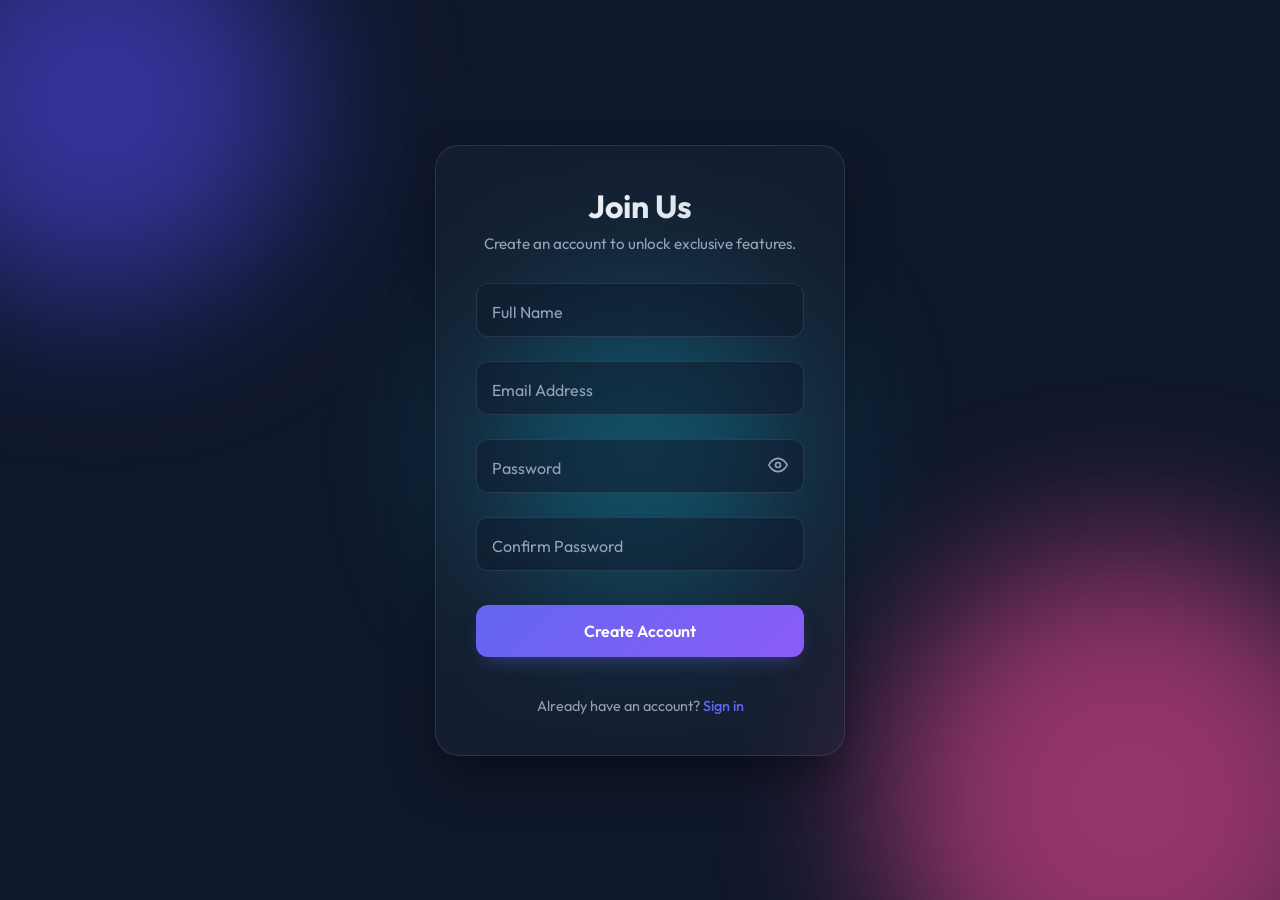
<file: index.html>
<!DOCTYPE html>
<html lang="en">
<head>
    <meta charset="UTF-8">
    <meta name="viewport" content="width=device-width, initial-scale=1.0">
    <title>Create an Account | Premium Registration</title>
    <meta name="description" content="Register for a new account with our modern, premium web experience.">
    <link rel="preconnect" href="https://fonts.googleapis.com">
    <link rel="preconnect" href="https://fonts.gstatic.com" crossorigin>
    <link href="https://fonts.googleapis.com/css2?family=Outfit:wght@300;400;500;600;700&display=swap" rel="stylesheet">
    <link rel="stylesheet" href="styles.css">
</head>
<body>
    <div class="background-blobs">
        <div class="blob blob-1"></div>
        <div class="blob blob-2"></div>
        <div class="blob blob-3"></div>
    </div>
    
    <main class="container">
        <div class="glass-panel">
            <header class="panel-header">
                <h1>Join Us</h1>
                <p>Create an account to unlock exclusive features.</p>
            </header>
            
            <form id="registrationForm" novalidate>
                <div class="input-group">
                    <input type="text" id="fullname" name="fullname" required autocomplete="name">
                    <label for="fullname">Full Name</label>
                    <div class="error-message" id="fullnameError">Please enter your full name</div>
                </div>
                
                <div class="input-group">
                    <input type="email" id="email" name="email" required autocomplete="email">
                    <label for="email">Email Address</label>
                    <div class="error-message" id="emailError">Please enter a valid email</div>
                </div>
                
                <div class="input-group">
                    <input type="password" id="password" name="password" required>
                    <label for="password">Password</label>
                    <button type="button" class="toggle-password" aria-label="Toggle password visibility">
                        <svg viewBox="0 0 24 24" fill="none" stroke="currentColor" stroke-width="2" stroke-linecap="round" stroke-linejoin="round" class="eye-icon"><path d="M1 12s4-8 11-8 11 8 11 8-4 8-11 8-11-8-11-8z"></path><circle cx="12" cy="12" r="3"></circle></svg>
                    </button>
                    <div class="error-message" id="passwordError">Password must be at least 8 characters</div>
                </div>
                
                <div class="input-group">
                    <input type="password" id="confirmPassword" name="confirmPassword" required>
                    <label for="confirmPassword">Confirm Password</label>
                    <div class="error-message" id="confirmError">Passwords do not match</div>
                </div>

                <div class="form-actions">
                    <button type="submit" class="submit-btn" id="submitBtn">
                        <span class="btn-text">Create Account</span>
                        <div class="spinner"></div>
                    </button>
                </div>
                
                <p class="login-prompt">
                    Already have an account? <a href="login.html" class="login-link">Sign in</a>
                </p>
            </form>
        </div>
    </main>

    <script src="script.js"></script>
</body>
</html>
</file>
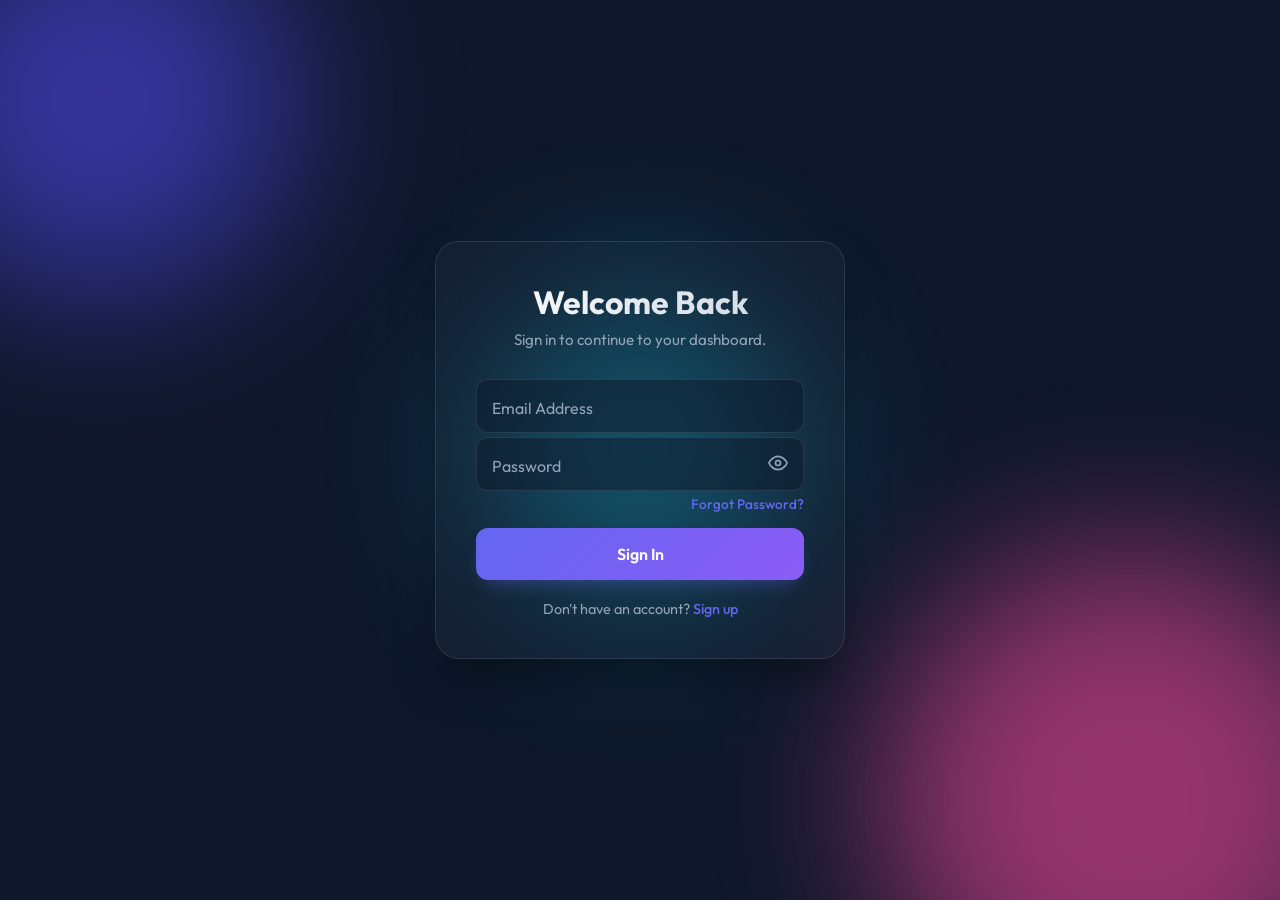
<file: login.html>
<!DOCTYPE html>
<html lang="en">
<head>
    <meta charset="UTF-8">
    <meta name="viewport" content="width=device-width, initial-scale=1.0">
    <title>Sign In | Premium Experience</title>
    <meta name="description" content="Sign in to your account.">
    <link rel="preconnect" href="https://fonts.googleapis.com">
    <link rel="preconnect" href="https://fonts.gstatic.com" crossorigin>
    <link href="https://fonts.googleapis.com/css2?family=Outfit:wght@300;400;500;600;700&display=swap" rel="stylesheet">
    <link rel="stylesheet" href="styles.css">
</head>
<body>
    <div class="background-blobs">
        <div class="blob blob-1"></div>
        <div class="blob blob-2"></div>
        <div class="blob blob-3"></div>
    </div>
    
    <main class="container">
        <div class="glass-panel">
            <header class="panel-header">
                <h1>Welcome Back</h1>
                <p>Sign in to continue to your dashboard.</p>
            </header>
            
            <form id="loginForm" novalidate>
                <div class="input-group">
                    <input type="email" id="email" name="email" required autocomplete="email">
                    <label for="email">Email Address</label>
                    <div class="error-message" id="emailError">Please enter a valid email</div>
                </div>
                
                <div class="input-group">
                    <input type="password" id="password" name="password" required autocomplete="current-password">
                    <label for="password">Password</label>
                    <button type="button" class="toggle-password" aria-label="Toggle password visibility">
                        <svg viewBox="0 0 24 24" fill="none" stroke="currentColor" stroke-width="2" stroke-linecap="round" stroke-linejoin="round" class="eye-icon"><path d="M1 12s4-8 11-8 11 8 11 8-4 8-11 8-11-8-11-8z"></path><circle cx="12" cy="12" r="3"></circle></svg>
                    </button>
                    <div class="error-message" id="passwordError">Please enter your password</div>
                </div>

                <div class="form-actions">
                    <div style="display: flex; justify-content: flex-end; margin-bottom: 15px;">
                        <a href="#" class="login-link" style="font-size: 0.85rem;">Forgot Password?</a>
                    </div>
                    <button type="submit" class="submit-btn" id="submitBtn">
                        <span class="btn-text">Sign In</span>
                        <div class="spinner"></div>
                    </button>
                </div>
                
                <p class="login-prompt">
                    Don't have an account? <a href="index.html" class="login-link">Sign up</a>
                </p>
            </form>
        </div>
    </main>

    <script src="script.js"></script>
</body>
</html>
</file>
<file: styles.css>
:root {
    --bg-color: #0f172a;
    --text-primary: #f8fafc;
    --text-secondary: #94a3b8;
    --accent-color: #6366f1;
    --accent-hover: #4f46e5;
    --error-color: #ef4444;
    --glass-bg: rgba(30, 41, 59, 0.4);
    --glass-border: rgba(255, 255, 255, 0.1);
    --glass-shadow: 0 25px 50px -12px rgba(0, 0, 0, 0.5);
    --transition-speed: 0.3s;
}

* {
    margin: 0;
    padding: 0;
    box-sizing: border-box;
}

body {
    font-family: 'Outfit', sans-serif;
    background-color: var(--bg-color);
    color: var(--text-primary);
    min-height: 100vh;
    display: flex;
    justify-content: center;
    align-items: center;
    overflow: hidden;
    position: relative;
}

/* Dynamic Background Blobs */
.background-blobs {
    position: absolute;
    width: 100%;
    height: 100%;
    z-index: 0;
    overflow: hidden;
}

.blob {
    position: absolute;
    border-radius: 50%;
    filter: blur(80px);
    opacity: 0.6;
    animation: float 20s infinite alternate;
}

.blob-1 {
    width: 400px;
    height: 400px;
    background: #4f46e5;
    top: -100px;
    left: -100px;
    animation-delay: 0s;
}

.blob-2 {
    width: 500px;
    height: 500px;
    background: #ec4899;
    bottom: -150px;
    right: -100px;
    animation-delay: -5s;
}

.blob-3 {
    width: 300px;
    height: 300px;
    background: #06b6d4;
    top: 50%;
    left: 50%;
    transform: translate(-50%, -50%);
    animation-delay: -10s;
}

@keyframes float {
    0% { transform: translate(0, 0) scale(1); }
    33% { transform: translate(30px, -50px) scale(1.1); }
    66% { transform: translate(-20px, 20px) scale(0.9); }
    100% { transform: translate(0, 0) scale(1); }
}

/* Main Container */
.container {
    position: relative;
    z-index: 1;
    width: 100%;
    max-width: 450px;
    padding: 20px;
    perspective: 1000px;
}

/* Glassmorphism Panel */
.glass-panel {
    background: var(--glass-bg);
    backdrop-filter: blur(16px);
    -webkit-backdrop-filter: blur(16px);
    border: 1px solid var(--glass-border);
    border-radius: 24px;
    padding: 40px;
    box-shadow: var(--glass-shadow);
    transform-style: preserve-3d;
    animation: panelAppear 0.8s cubic-bezier(0.16, 1, 0.3, 1) forwards;
    opacity: 0;
    transform: translateY(30px) rotateX(10deg);
}

@keyframes panelAppear {
    to {
        opacity: 1;
        transform: translateY(0) rotateX(0);
    }
}

.panel-header {
    text-align: center;
    margin-bottom: 30px;
}

.panel-header h1 {
    font-size: 2rem;
    font-weight: 700;
    margin-bottom: 8px;
    background: linear-gradient(135deg, #fff, #cbd5e1);
    -webkit-background-clip: text;
    -webkit-text-fill-color: transparent;
}

.panel-header p {
    color: var(--text-secondary);
    font-size: 0.95rem;
}

/* Form Styles */
#registrationForm {
    display: flex;
    flex-direction: column;
    gap: 20px;
}

.input-group {
    position: relative;
    width: 100%;
    opacity: 0;
    animation: slideUp 0.5s ease forwards;
}

.input-group:nth-child(1) { animation-delay: 0.2s; }
.input-group:nth-child(2) { animation-delay: 0.3s; }
.input-group:nth-child(3) { animation-delay: 0.4s; }
.input-group:nth-child(4) { animation-delay: 0.5s; }

.input-group input {
    width: 100%;
    padding: 16px 16px 16px 16px;
    background: rgba(15, 23, 42, 0.5);
    border: 1px solid rgba(255, 255, 255, 0.1);
    border-radius: 12px;
    color: #fff;
    font-family: inherit;
    font-size: 1rem;
    outline: none;
    transition: all var(--transition-speed) ease;
}

.input-group input:focus {
    border-color: var(--accent-color);
    box-shadow: 0 0 0 4px rgba(99, 102, 241, 0.1);
    background: rgba(15, 23, 42, 0.8);
}

.input-group label {
    position: absolute;
    left: 16px;
    top: 50%;
    transform: translateY(-50%);
    color: var(--text-secondary);
    pointer-events: none;
    transition: all var(--transition-speed) ease;
    font-size: 1rem;
}

/* Floating Label Animation */
.input-group input:focus ~ label,
.input-group input:not(:placeholder-shown):valid ~ label,
.input-group input:not(:placeholder-shown):invalid ~ label {
    top: 0;
    font-size: 0.75rem;
    background: var(--bg-color);
    padding: 0 4px;
    color: var(--accent-color);
    border-radius: 4px;
}

.input-group input.has-value ~ label {
    top: 0;
    font-size: 0.75rem;
    background: #1e293b;
    padding: 0 4px;
    color: var(--text-secondary);
    border-radius: 4px;
}

.input-group input:focus.has-value ~ label {
    color: var(--accent-color);
}

/* Password Toggle Icon */
.toggle-password {
    position: absolute;
    right: 16px;
    top: 16px;
    background: none;
    border: none;
    color: var(--text-secondary);
    cursor: pointer;
    transition: color 0.2s;
    padding: 0;
}

.toggle-password:hover {
    color: var(--text-primary);
}

.toggle-password svg {
    width: 20px;
    height: 20px;
}

/* Error States */
.error-message {
    color: var(--error-color);
    font-size: 0.75rem;
    margin-top: 4px;
    padding-left: 4px;
    opacity: 0;
    height: 0;
    transition: all 0.3s ease;
    overflow: hidden;
}

.input-group.invalid input {
    border-color: var(--error-color);
}

.input-group.invalid .error-message {
    opacity: 1;
    height: 16px;
    margin-top: 6px;
}

/* Submit Button */
.form-actions {
    opacity: 0;
    animation: slideUp 0.5s ease forwards;
    animation-delay: 0.6s;
}

.submit-btn {
    width: 100%;
    padding: 16px;
    background: linear-gradient(135deg, var(--accent-color), #8b5cf6);
    color: white;
    border: none;
    border-radius: 12px;
    font-size: 1rem;
    font-weight: 600;
    font-family: inherit;
    cursor: pointer;
    position: relative;
    overflow: hidden;
    transition: all 0.3s ease;
    display: flex;
    justify-content: center;
    align-items: center;
    margin-top: 10px;
    box-shadow: 0 10px 20px -10px rgba(99, 102, 241, 0.5);
}

.submit-btn::before {
    content: '';
    position: absolute;
    top: 0;
    left: -100%;
    width: 100%;
    height: 100%;
    background: linear-gradient(90deg, transparent, rgba(255,255,255,0.2), transparent);
    transition: left 0.5s ease;
}

.submit-btn:hover {
    transform: translateY(-2px);
    box-shadow: 0 15px 25px -10px rgba(99, 102, 241, 0.6);
}

.submit-btn:hover::before {
    left: 100%;
}

.submit-btn:active {
    transform: translateY(1px);
}

/* Loading Spinner */
.spinner {
    display: none;
    width: 20px;
    height: 20px;
    border: 2px solid rgba(255,255,255,0.3);
    border-radius: 50%;
    border-top-color: white;
    animation: spin 0.8s linear infinite;
}

.submit-btn.loading .btn-text {
    display: none;
}

.submit-btn.loading .spinner {
    display: block;
}

@keyframes spin {
    to { transform: rotate(360deg); }
}

/* Links */
.login-prompt {
    text-align: center;
    margin-top: 20px;
    color: var(--text-secondary);
    font-size: 0.9rem;
}

.login-link {
    color: var(--accent-color);
    text-decoration: none;
    font-weight: 500;
    transition: color 0.2s;
}

.login-link:hover {
    color: #8b5cf6;
    text-decoration: underline;
}

/* Animations */
@keyframes slideUp {
    from {
        opacity: 0;
        transform: translateY(20px);
    }
    to {
        opacity: 1;
        transform: translateY(0);
    }
}

@keyframes shake {
    0%, 100% { transform: translateX(0); }
    10%, 30%, 50%, 70%, 90% { transform: translateX(-5px); }
    20%, 40%, 60%, 80% { transform: translateX(5px); }
}

.shake {
    animation: shake 0.5s cubic-bezier(.36,.07,.19,.97) both;
}
</file>
